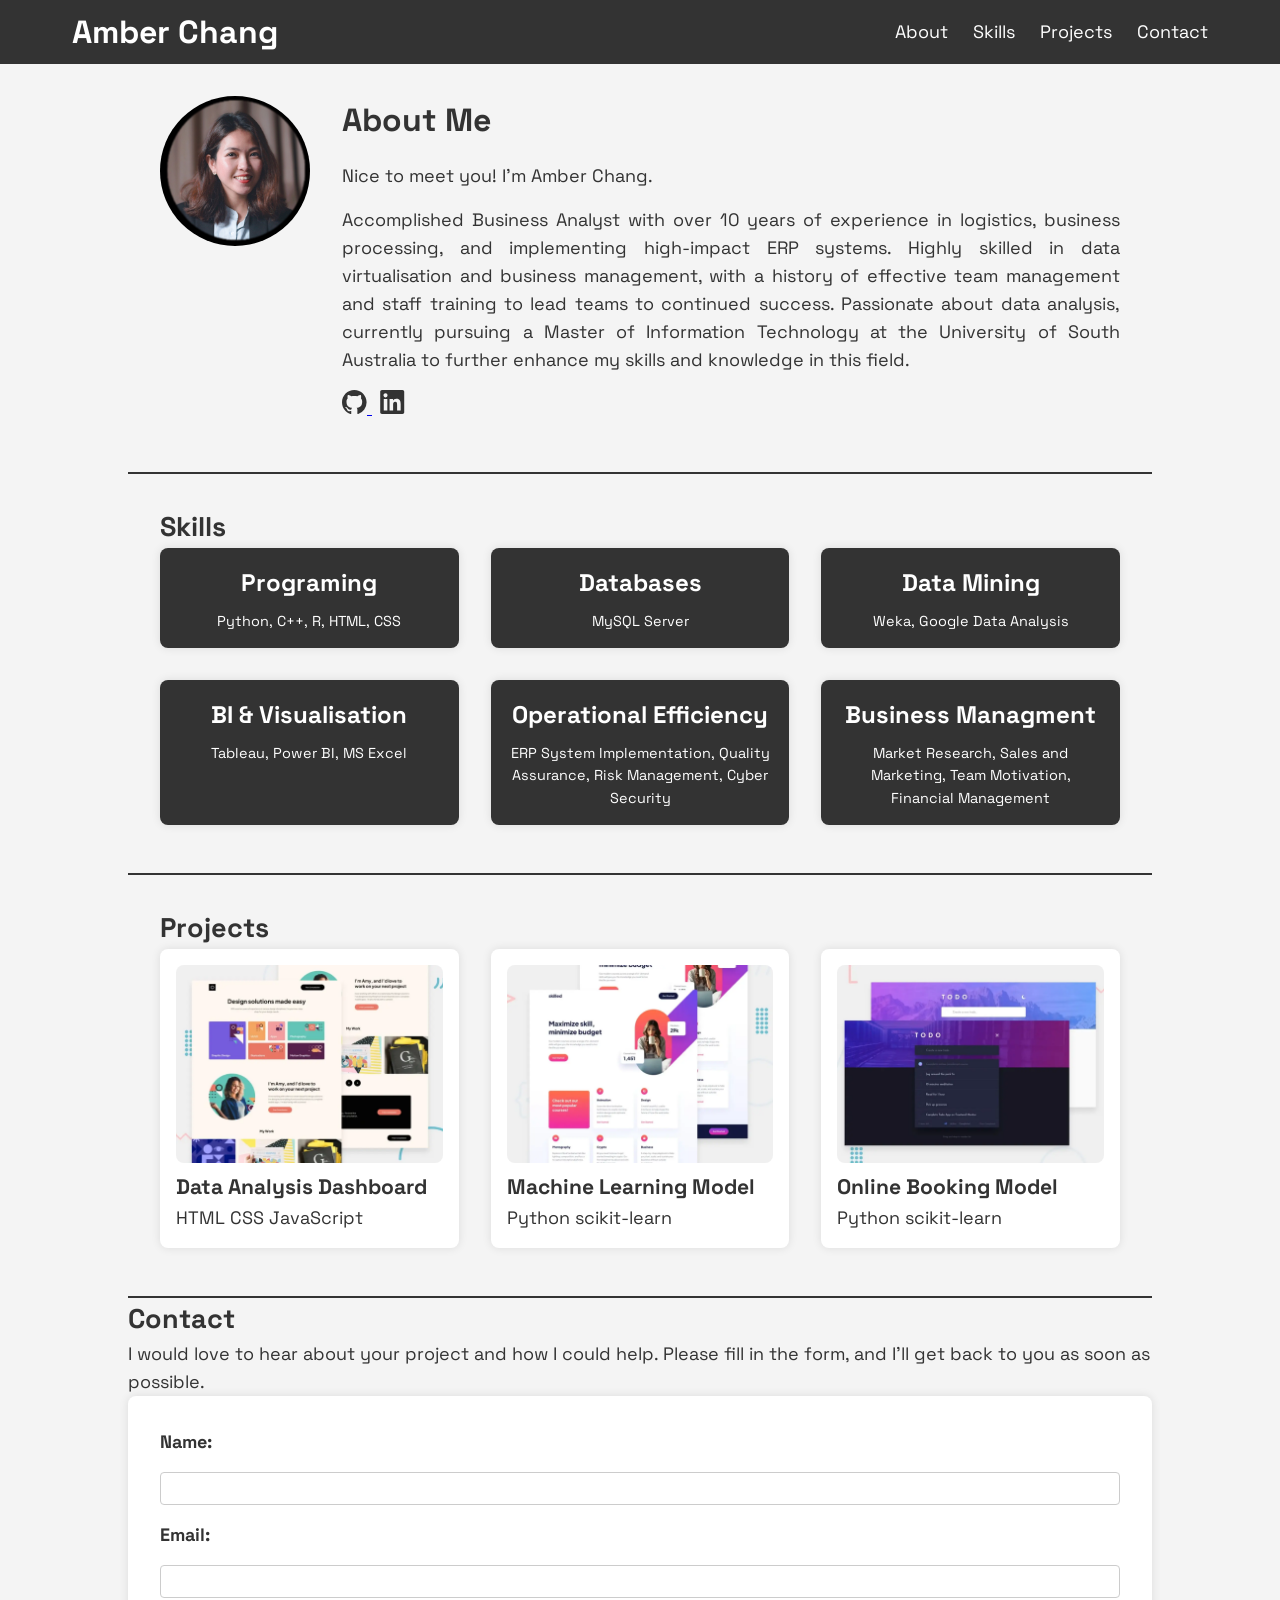
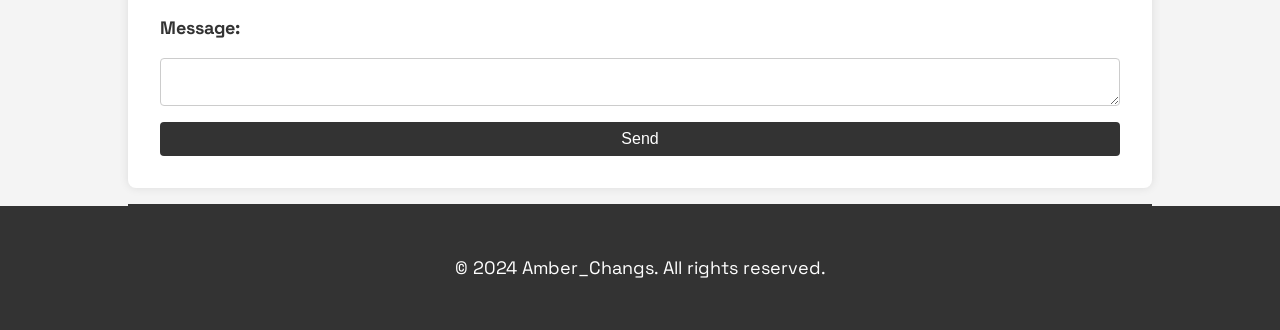
<file: index.html>
<!DOCTYPE html>
<html lang="en">
<head>
    <title>Amber_Chang Portfolio</title>
    <link rel="stylesheet" href="style.css">
    <link href="https://fonts.googleapis.com/css2?family=Space+Grotesk&display=swap" rel="stylesheet">
</head>
<body>
    <header>
        <div class="container">
            <h1>Amber Chang</h1>
            <nav>
                <ul>
                    <li><a href="#about">About</a></li>
                    <li><a href="#skills">Skills</a></li>
                    <li><a href="#projects">Projects</a></li>
                    <li><a href="#contact">Contact</a></li>
                </ul>
            </nav>
        </div>
    </header>

    <section id="about">
        <div class="container about-container">
            <img 
                    src="Amber-desktop.png"
                    alt="picture of Amber"
                    class="profile-img"
            />
            <div class="about-content">
                <h2>About Me</h2>
                <p>Nice to meet you! I'm Amber Chang. </p>
                <p>Accomplished Business Analyst with over 10 years of experience in logistics,
                    business processing, and implementing high-impact ERP systems. 
                    Highly skilled in data virtualisation and business management, 
                    with a history of effective team management and staff training to lead teams to continued success. 
                    Passionate about data analysis, currently pursuing 
                    a Master of Information Technology at the University of South Australia 
                    to further enhance my skills and knowledge in this field.
                </p>
                <div class="social-links">
                    <a href="https://github.com/AmberHongChang" class="header__social">
                        <svg xmlns="http://www.w3.org/2000/svg" width="25" height="24" aria-labelledby="socialGitHub"role="img">
                            <title id="socialGitHub">GitHub</title>
                            <path 
                                fill="#333" 
                                fill-rule="evenodd" 
                                d="M12.304 0C5.506 0 0 5.506 0 12.304c0 5.444 3.522 10.042 8.413 11.672.615.108.845-.261.845-.584 0-.292-.015-1.261-.015-2.291-3.091.569-3.891-.754-4.137-1.446-.138-.354-.738-1.446-1.261-1.738-.43-.23-1.046-.8-.016-.815.97-.015 1.661.892 1.892 1.261 1.107 1.86 2.876 1.338 3.584 1.015.107-.8.43-1.338.784-1.646-2.738-.307-5.598-1.368-5.598-6.074 0-1.338.477-2.446 1.26-3.307-.122-.308-.553-1.569.124-3.26 0 0 1.03-.323 3.383 1.26.985-.276 2.03-.415 3.076-.415 1.046 0 2.092.139 3.076.416 2.353-1.6 3.384-1.261 3.384-1.261.676 1.691.246 2.952.123 3.26.784.861 1.26 1.953 1.26 3.307 0 4.721-2.875 5.767-5.613 6.074.446.385.83 1.123.83 2.277 0 1.645-.015 2.968-.015 3.383 0 .323.231.708.846.584a12.324 12.324 0 0 0 8.382-11.672C24.607 5.506 19.101 0 12.304 0Z"
                            />
                        </svg>
                    </a>
                    <a href="https://www.linkedin.com/in/hh-chang/"class="header__social">
                        <svg xmlns="http://www.w3.org/2000/svg" width="25" height="24" aria-labelledby="socialLinkedin"role="img">
                            <title id="socialLinkedin">Linkedin</title>>
                            <path 
                            fill="#333" 
                            fill-rule="evenodd" 
                            d="M5.551 3.304c-1.14 0-2.067.926-2.067 2.064 0 1.14.928 2.066 2.067 2.066a2.066 2.066 0 0 0 0-4.13ZM3.767 8.998v11.453h3.562L7.33 8.998H3.767Zm5.798 0V20.45l3.554.002.002-5.668c0-1.454.253-2.941 2.132-2.941 1.851 0 1.851 1.755 1.851 3.036v5.571l3.559-.001v-6.28c0-2.834-.517-5.457-4.27-5.457-1.763 0-2.916.997-3.368 1.85h-.05V8.997h-3.41ZM22.435 24H1.982c-.976 0-1.77-.777-1.77-1.732V1.731C.212.776 1.006 0 1.982 0h20.453c.98 0 1.777.776 1.777 1.73v20.538c0 .955-.797 1.732-1.777 1.732Z"
                            />
                        </svg>
                    </a>
                </div>
            </div>
        </div>
    </section>

    <section id="skills">
        <div class="container">
            <h2>Skills</h2>
            <div class="skills-list">
                <div class="skill-item">
                    <li>
                        <h3>Programing</h3>
                        <p>Python, C++, R, HTML, CSS</p>
                    </li>
                </div>
                <div class="skill-item">
                    <li>
                        <h3>Databases</h3>
                        <p>MySQL Server</p>
                    </li>
                </div>
                <div class="skill-item">
                    <li>
                        <h3>Data Mining</h3>
                        <p>Weka, Google Data Analysis </p>
                    </li>
                </div>
                <div class="skill-item">
                    <li>
                        <h3>BI & Visualisation</h3>
                        <p>Tableau, Power BI, MS Excel </p>
                    </li>
                </div>
                <div class="skill-item">
                    <li>
                        <h3>Operational Efficiency</h3>
                        <p> ERP System Implementation,
                            Quality Assurance,
                            Risk Management,
                            Cyber Security </p>
                    </li>
                </div>
                <div class="skill-item">
                    <li>
                        <h3>Business Managment</h3>
                        <p> Market Research,
                            Sales and Marketing,
                            Team Motivation,
                            Financial Management</p>
                    </li>
                </div>
        </div>
    </section>

    <section id="projects">
        <div class="container">
            <h2>Projects</h2>
            <div class="projects-list">
                <div class="project-item">
                    <img src="thumbnail-project-1-large.webp" alt="Project 1">
                    <div class="project-links">
                        <a href="https://example.com/project1" target="_blank">View Project</a>
                        <a href="https://github.com/example/project1" target="_blank">View Code</a>
                    </div>
                    <h3>Data Analysis Dashboard</h3>
                    <p>HTML CSS JavaScript</p>
                </div>
                <div class="project-item">
                    <img src="thumbnail-project-2-large.webp" alt="Project 2">
                    <div class="project-links">
                        <a href="https://example.com/project2" target="_blank">View Project</a>
                        <a href="https://github.com/example/project2" target="_blank">View Code</a>
                    </div>
                    <h3>Machine Learning Model</h3>
                    <p>Python scikit-learn</p>
                </div>
                <div class="project-item">
                    <img src="thumbnail-project-3-large.webp" alt="Project 2">
                    <div class="project-links">
                        <a href="https://example.com/project2" target="_blank">View Project</a>
                        <a href="https://github.com/example/project2" target="_blank">View Code</a>
                    </div>
                    <h3>Online Booking Model</h3>
                    <p>Python scikit-learn</p>
                </div>
            </div>
        </div>
    </section>

    <section id="contact">
        <div class="container-content">
            <h2>Contact</h2>
            <p>I would love to hear about your project and how I could help. Please fill in the form, 
                and I’ll get back to you as soon as possible.</p> 
            <form action="#">
                <label for="name">Name:</label>
                <input type="text" id="name" name="name" required>

                <label for="email">Email:</label>
                <input type="email" id="email" name="email" required>

                <label for="message">Message:</label>
                <textarea id="message" name="message" required></textarea>

                <button type="submit">Send</button>
            </form>
        </div>
    </section>

    <footer>
        <div class="container">
            <p>&copy; 2024 Amber_Changs. All rights reserved.</p>
        </div>
    </footer>
</body>
</html>
</file>
<file: style.css>
/*GLOBAL*/

:root {
    --bg-body:hsl(0, 0%, 8%);
    --bg-contact: hsl(0, 0%, 14%);
    --accent:hsl(252, 76%, 25%);
    --text2: #333;
    --text1: #333;
    --invalid: hsl(7, 100%, 68%);
    --fs-18: 1.125rem;
    --fs-88: 5.5rem;
    --fs-72: 4.5rem;
    --fs-40: 2.5rem;
    --fs-48: 3rem;
    --fs-32: 2rem;
    --fs-24: 1.5rem;
    --container: 69.375rem;
    --transition: color 250ms ease-in-out;
}

html{
    box-sizing: border-box;
    font-size: 100%;
}

*{
    margin: 0;
    padding: 0;
    box-sizing: border-box;
}

*,
*::before,
*::after {
    box-sizing: inherit;
}

body {
    font-family: "Space Grotesk", sans-serif;
    background-color: #f4f4f4;
    color: #333;
    font-size: var(--fs-18);
    line-height: 1.56;
}

header {
    background: #333;
    color: #fff;
    padding: 1rem 0;
}

header .container {
    display: flex;
    justify-content: space-between;
    align-items: center;
    max-width: 1200px;
    margin: 0 auto;
    padding: 0 2rem;
    flex-wrap:wrap;
    gap: 20px 25px;
    text-align: center;
}

header h1 {
    margin: 0;
    font-size: 1.5rem;
    font-size: clamp(1.5rem, 1.0229007633587786rem + 2.035623409669211vw, 2rem);
    line-height: 1;
}

header nav ul {
    list-style: none;
    display: flex;
    gap: 20px 25px;
}

header nav ul li a {
    color: #fff;
    text-decoration: none;
}

.visually-hidden {
    position: absolute;
    left:     -10000px;
    top:      auto;
    width:    1px;
    height:   1px;
    overflow: hidden;
  }

.wrapper {
    width: calc(100% - 2rem);
    max-width: var(--container);
    margin-inline: auto; 
}


.container {
    max-width: 1200px;
    margin: 0 auto;
    padding: 2rem;
}

section{
    padding-bottom: 1rem;
    border-bottom: 2px solid var(--text2);
    margin-bottom: 1rem;
    width: 80%;
    margin: 0 auto;
}

.about-container {
    display: flex;
    align-items: flex-start;
    flex-wrap: wrap; 
}

.profile-img {
    width: 150px;
    height: 150px;
    border-radius: 50%;
    object-fit: cover;
    margin-right: 2rem;
}

.about-content {
    color:#333;
    flex: 1;
    max-width: calc(100% - 170px); /* 150px + 2rem */
    text-align: justify;
    
}

.about-content h2 {
    margin-bottom: 1rem;
    font-size: var(--fs-32);
    color: var(--text1);
}

.about-content p {
    margin-bottom: 1rem;
    color: var(--text2);
}

.social-links {
    margin-bottom: 0.1rem;
    margin-top: 0.5rem; /* 新增的 margin-top */
}

.social-links a {
    margin-right: 0.5rem;
}

.social-links img {
    width: 20px;
    height: 20px;
}

.back-to-top {
    display: inline-block;
    margin-top: 1rem;
    text-decoration: none;
    color:  var(--accent);
    font-weight: bold;
}


.projects-list {
    display: flex;
    flex-wrap: wrap;
    gap: 2rem;
}

.project-item {
    position: relative;
    flex: 1 1 calc(33.333% - 2rem);
    background: #fff;
    padding: 1rem;
    box-shadow: 0 0 10px rgba(0, 0, 0, 0.1);
    border-radius: 8px;
    overflow: hidden;
}

.project-item img {
    width: 100%;
    height: auto;
    border-radius: 8px;
}

.project-item .project-links {
    position: absolute;
    top: 0;
    left: 0;
    width: 100%;
    height: 100%;
    background: rgba(255, 255, 255, 0.85); /* 白色背景，稍微透明 */
    color: #fff;
    display: flex;
    justify-content: center;
    align-items: center;
    flex-direction: column;
    opacity: 0;
    transition: opacity 0.3s;
}

.project-item:hover .project-links {
    opacity: 1;
}

.project-links a {
    margin: 0.5rem;
    padding: 0.5rem 1rem;
    background: var(--accent);
    color: #fff;
    text-decoration: none;
    border-radius: 4px;
}

.skills-list {
    list-style: none;
    display: flex;
    flex-wrap: wrap;
    gap: 2rem;
    justify-content: space-between;
}

.skill-item {
    flex: 1 1 calc(33.333% - 2rem);
    text-align: center;
    padding: 1rem;
    background: #333;
    color: #fff;
    border-radius: 8px;
    box-shadow: 0 0 10px rgba(0, 0, 0, 0.1);
}

.skill-item h3 {
    font-size: var(--fs-24);
    margin-bottom: 0.5rem;
}

.skill-item p {
    font-size: .9rem;
}

form {
    display: flex;
    flex-direction: column;
    gap: 1rem;
    background: #fff;
    padding: 2rem;
    box-shadow: 0 0 10px rgba(0, 0, 0, 0.1);
    border-radius: 8px;
}

form label {
    font-weight: bold;
}

form input, form textarea {
    padding: 0.5rem;
    border: 1px solid #ccc;
    border-radius: 4px;
}

form button {
    padding: 0.5rem;
    border: none;
    background: #333;
    color: #fff;
    cursor: pointer;
    border-radius: 4px;
    font-size: 1rem;
}

footer {
    background: #333;
    color: #fff;
    text-align: center;
    padding: 1rem 0;
}

footer p {
    margin: 0;
}
</file>
